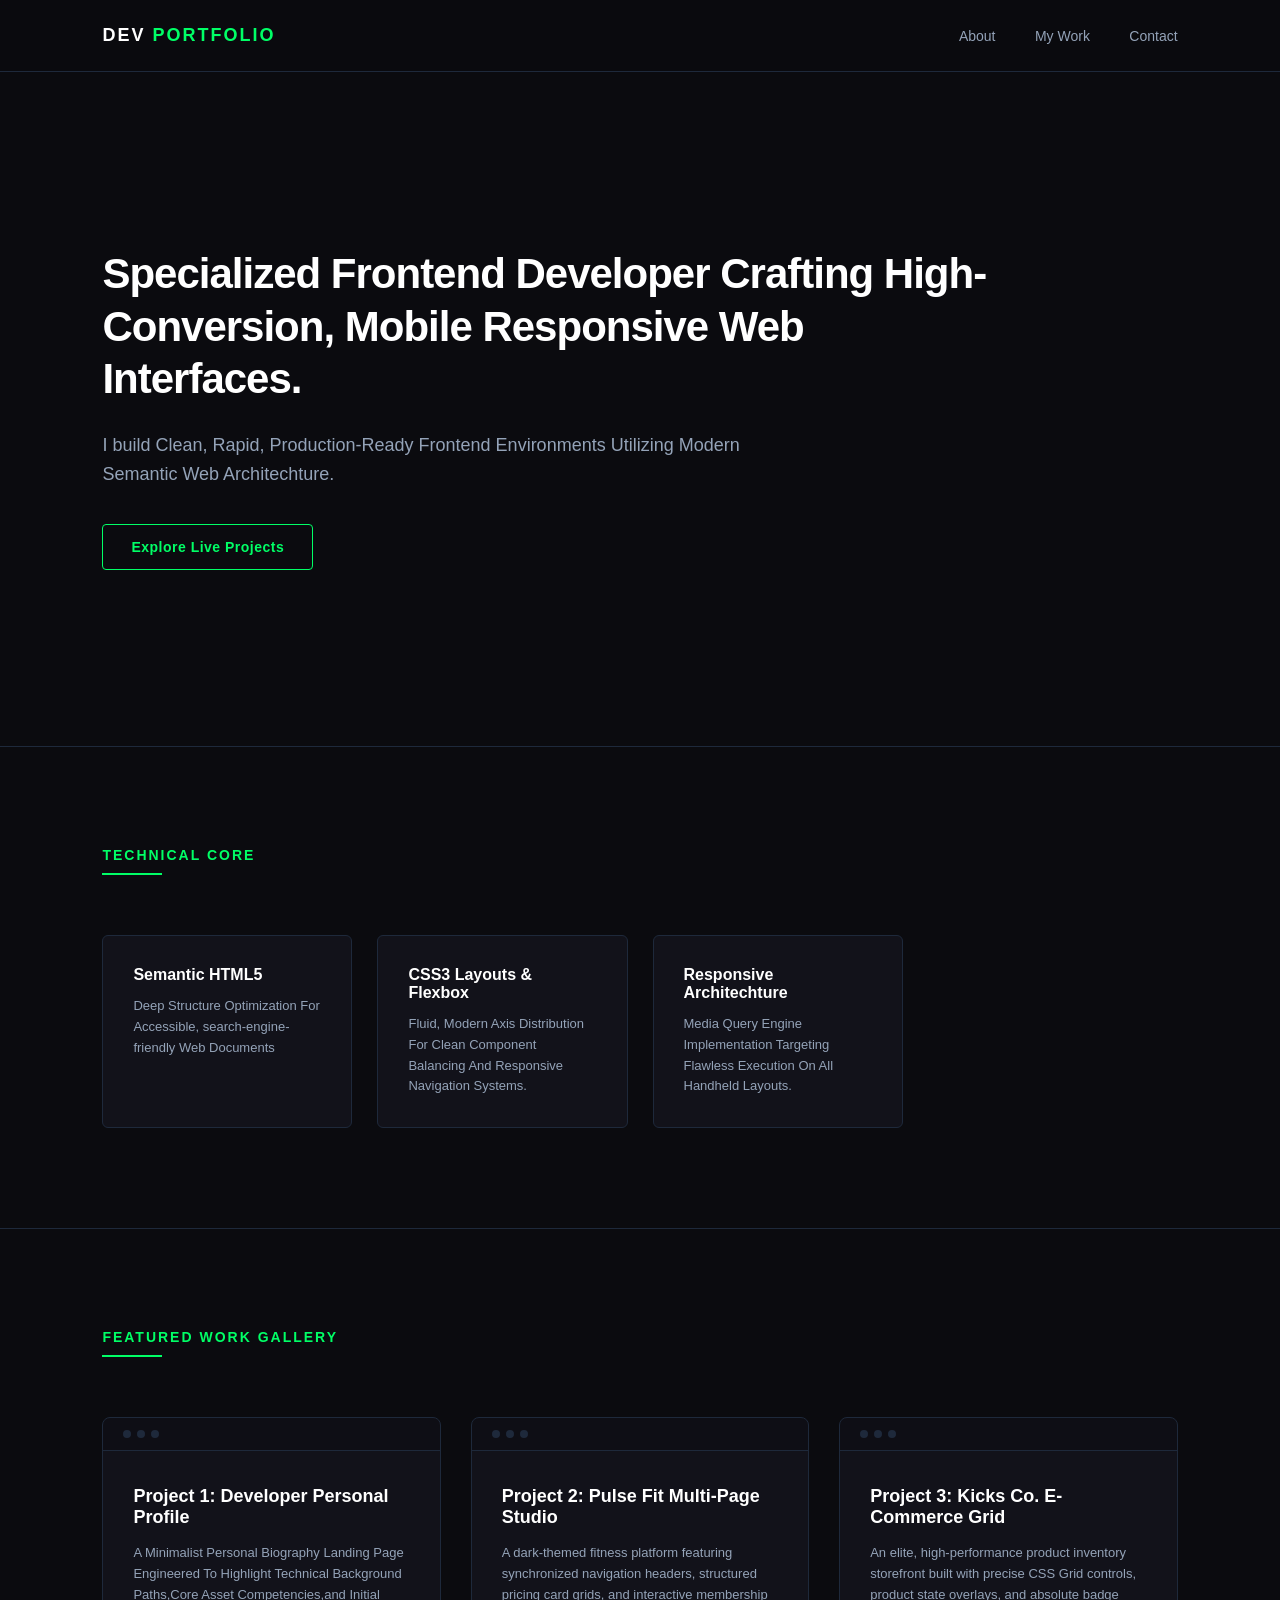
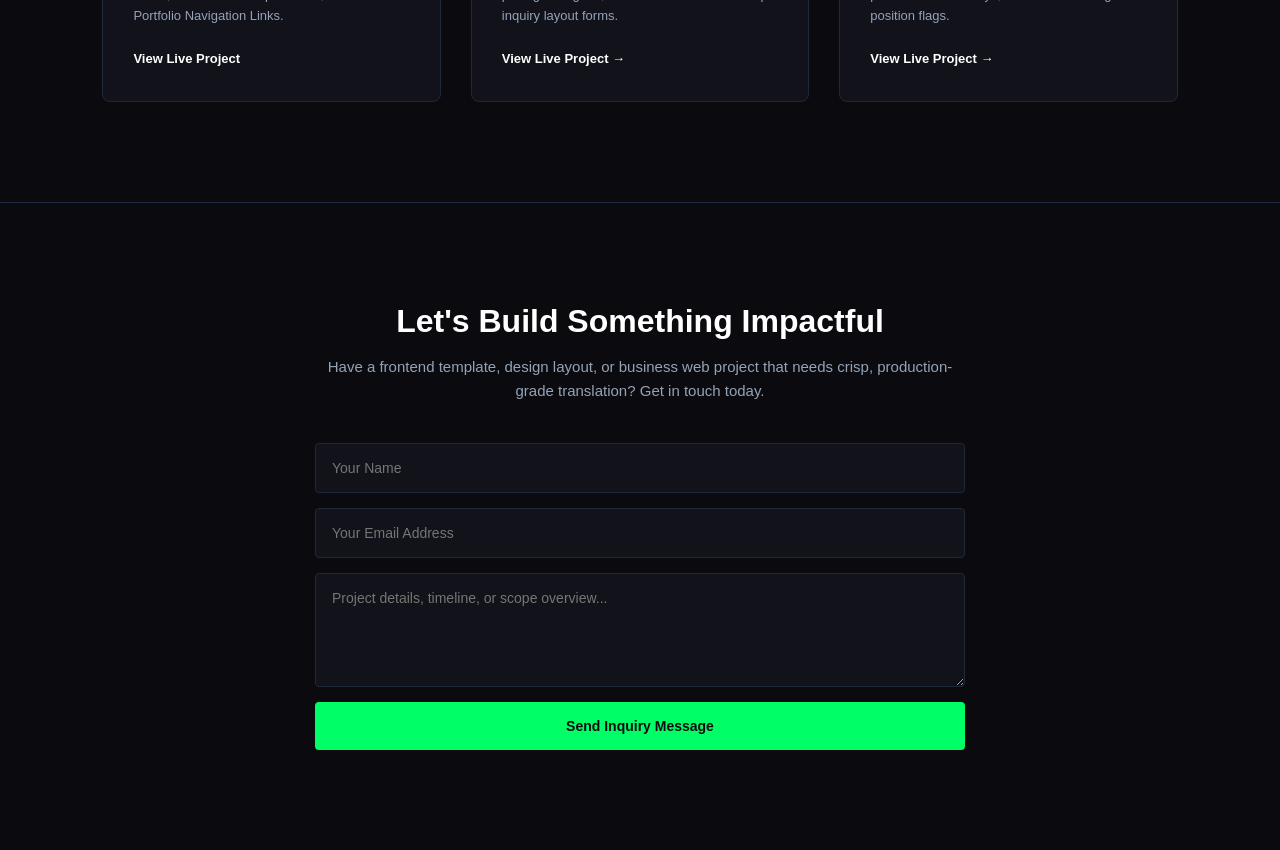
<file: index.html>
<!DOCTYPE html>
<html lang="en">

<head>
    <meta charset="UTF-8">
    <meta name="viewport" content="width=device-width, initial-scale=1.0">
    <title>Frontend Developer PortFolio | PortFolio Hub</title>
    <link rel="icon" type="image/png" href="favicon.png">
    <link rel="stylesheet" href="style.css">
</head>

<body>
    <nav class="navbar">
        <div class="logo">DEV <span>PORTFOLIO</span></div>
        <div class="nav-links">
            <a href="#about">About</a>
            <a href="#work">My Work</a>
            <a href="#contact">Contact</a>
        </div>
    </nav>
    <header class="hero-section">
        <div class="hero-content">
            <h1>Specialized Frontend Developer Crafting High-Conversion, Mobile Responsive Web Interfaces.</h1>
            <p>I build Clean, Rapid, Production-Ready Frontend Environments Utilizing Modern Semantic Web Architechture.
            </p>
            <a href="#work" class="view-work-btn">Explore Live Projects </a>
        </div>
    </header>
    <section id="about" class="about-section">
        <div class="section-header">
            <h2>TECHNICAL CORE</h2>
            <div class="line"></div>
        </div>
        <div class="skills-grid">
            <div class="skill-card">
                <strong>Semantic HTML5</strong>
                <p>Deep Structure Optimization For Accessible, search-engine-friendly Web Documents</p>
            </div>
            <div class="skill-card">
                <strong>CSS3 Layouts & Flexbox </strong>
                <p>Fluid, Modern Axis Distribution For Clean Component Balancing And Responsive Navigation Systems.</p>
            </div>
            <div class="skill-card">
                <strong>Responsive Architechture</strong>
                <p>Media Query Engine Implementation Targeting Flawless Execution On All Handheld Layouts.</p>
            </div>
        </div>
    </section>
    <section id="work" class="work-section">
        <div class="section-header">
            <h2>FEATURED WORK GALLERY</h2>
            <div class="line"></div>
        </div>
        <div class="gallery-grid">
            <div class="project-mockup">
                <div class="mockup-header"><span></span><span></span><span></span></div>
                <div class="mockup-body">
                    <h3>Project 1: Developer Personal Profile</h3>
                    <p> A Minimalist Personal Biography Landing Page Engineered To Highlight Technical Background
                        Paths,Core Asset Competencies,and Initial Portfolio Navigation Links.</p>
                    <a href="PROJECT 1/index.html" class="project-link">View Live Project</a>
                </div>
            </div>
            <div class="project-mockup">
                <div class="mockup-header"><span></span><span></span><span></span></div>
                <div class="mockup-body">
                    <h3>Project 2: Pulse Fit Multi-Page Studio</h3>
                    <p>A dark-themed fitness platform featuring synchronized navigation headers, structured pricing card
                        grids, and interactive membership inquiry layout forms.</p>
                    <a href="PROJECT 2/index.html" class="project-link">View Live Project →</a>
                </div>
            </div>

            <div class="project-mockup">
                <div class="mockup-header"><span></span><span></span><span></span></div>
                <div class="mockup-body">
                    <h3>Project 3: Kicks Co. E-Commerce Grid</h3>
                    <p>An elite, high-performance product inventory storefront built with precise CSS Grid controls,
                        product state overlays, and absolute badge position flags.</p>
                    <a href="PROJECT 3/index.html" class="project-link">View Live Project →</a>
                </div>
            </div>
        </div>
    </section>


    <section id="contact" class="contact-section">
        <div class="form-wrapper">
            <h2>Let's Build Something Impactful</h2>
            <p>Have a frontend template, design layout, or business web project that needs crisp, production-grade
                translation? Get in touch today.</p>

            <form class="portfolio-form">
                <input type="text" placeholder="Your Name" required>
                <input type="email" placeholder="Your Email Address" required>
                <textarea rows="5" placeholder="Project details, timeline, or scope overview..." required></textarea>
                <button type="submit">Send Inquiry Message</button>
            </form>
        </div>
    </section>
    </div>
    </section>

</body>

</html>
</file>
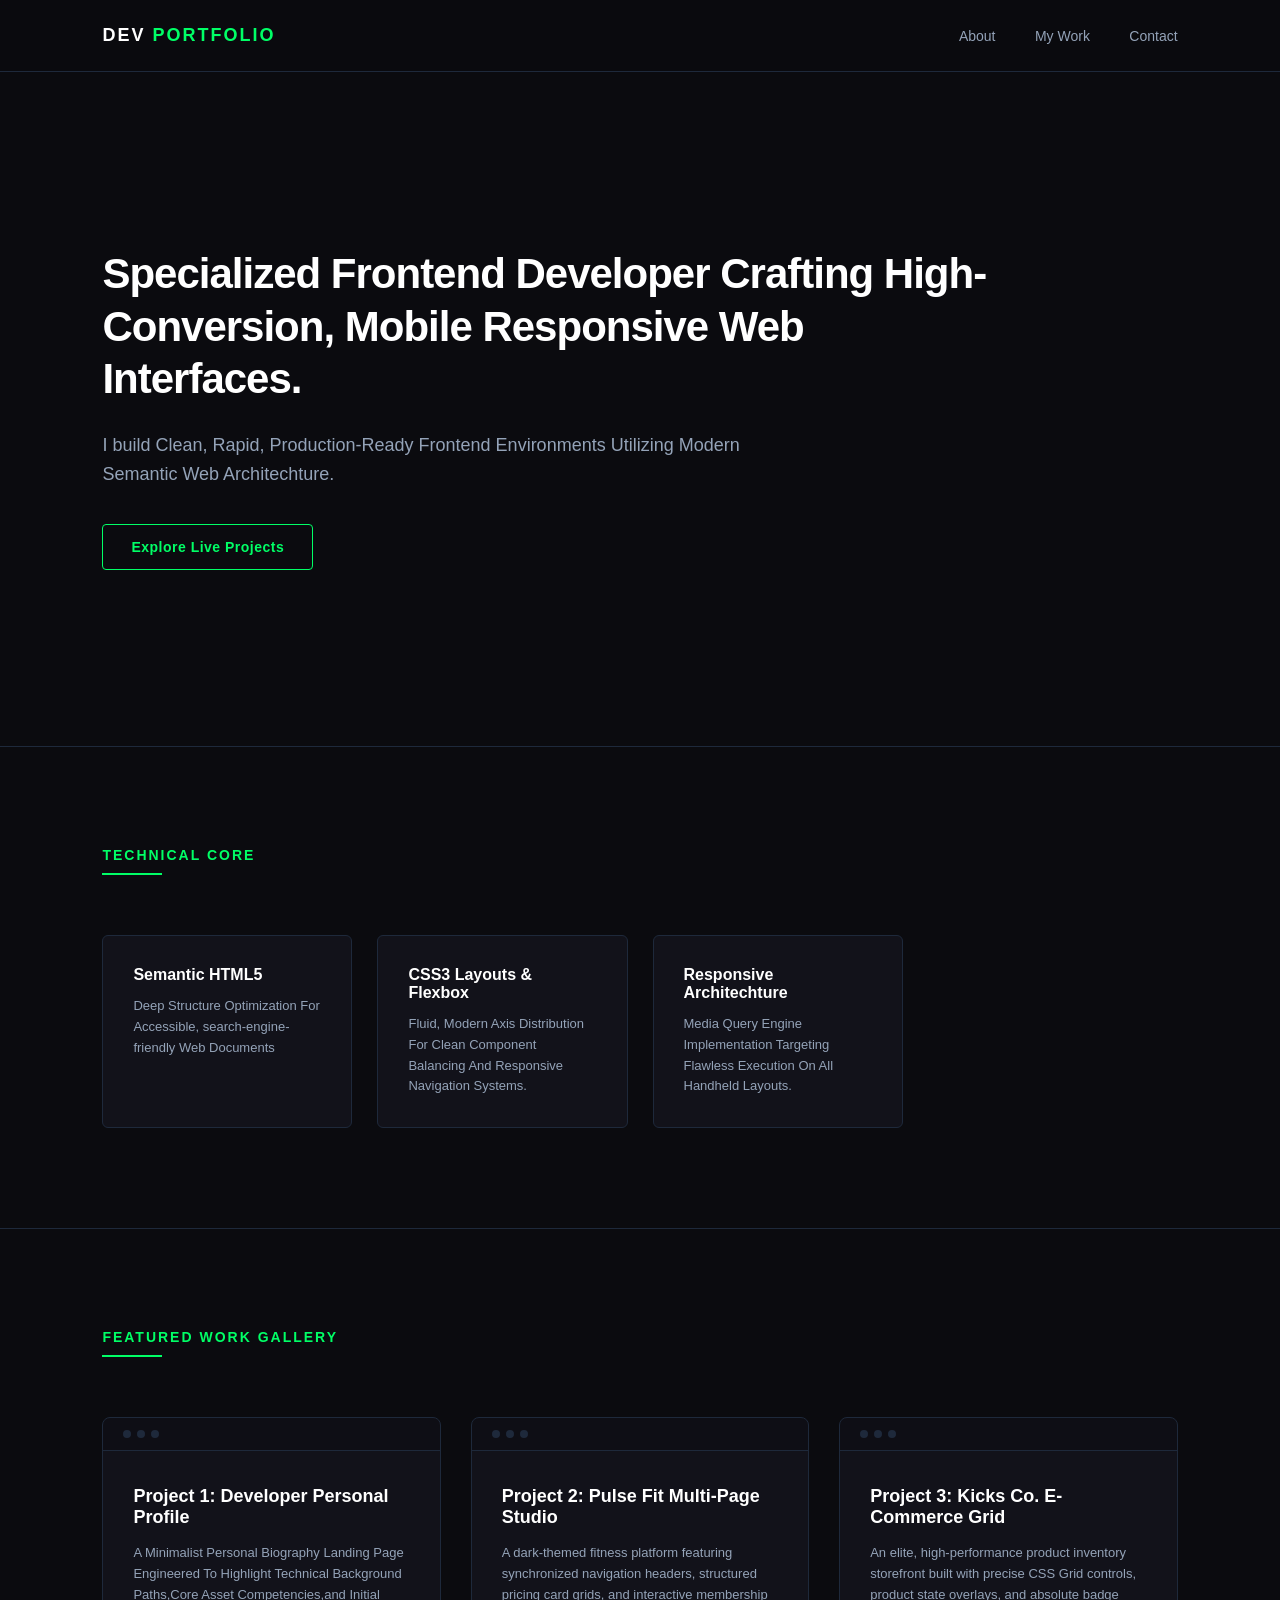
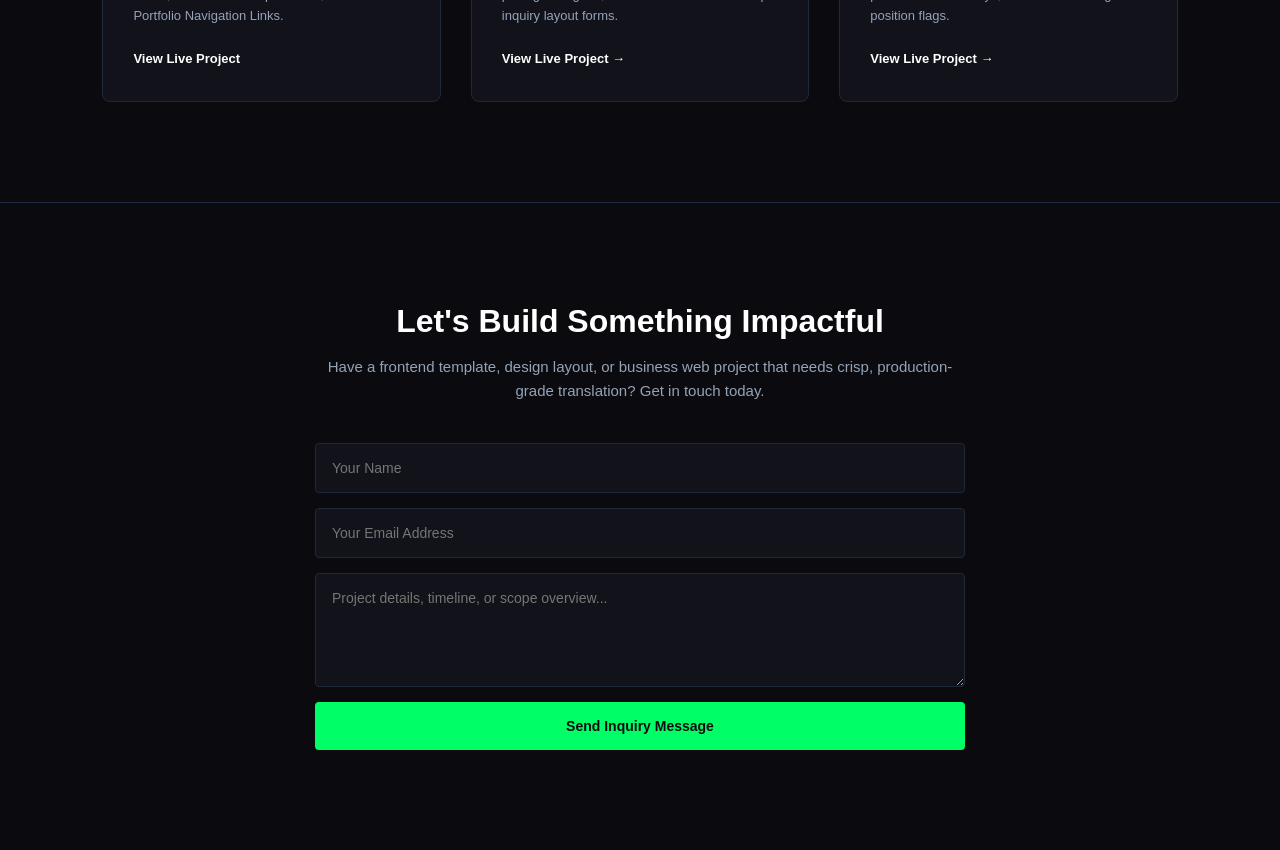
<file: portfolio/index.html>
<!DOCTYPE html>
<html lang="en">

<head>
    <meta charset="UTF-8">
    <meta name="viewport" content="width=device-width, initial-scale=1.0">
    <title>Frontend Developer PortFolio | PortFolio Hub</title>
    <link rel="stylesheet" href="style.css">
</head>

<body>
    <nav class="navbar">
        <div class="logo">DEV <span>PORTFOLIO</span></div>
        <div class="nav-links">
            <a href="#about">About</a>
            <a href="#work">My Work</a>
            <a href="#contact">Contact</a>
        </div>
    </nav>
    <header class="hero-section">
        <div class="hero-content">
            <h1>Specialized Frontend Developer Crafting High-Conversion, Mobile Responsive Web Interfaces.</h1>
            <p>I build Clean, Rapid, Production-Ready Frontend Environments Utilizing Modern Semantic Web Architechture.
            </p>
            <a href="#work" class="view-work-btn">Explore Live Projects </a>
        </div>
    </header>
    <section id="about" class="about-section">
        <div class="section-header">
            <h2>TECHNICAL CORE</h2>
            <div class="line"></div>
        </div>
        <div class="skills-grid">
            <div class="skill-card">
                <strong>Semantic HTML5</strong>
                <p>Deep Structure Optimization For Accessible, search-engine-friendly Web Documents</p>
            </div>
            <div class="skill-card">
                <strong>CSS3 Layouts & Flexbox </strong>
                <p>Fluid, Modern Axis Distribution For Clean Component Balancing And Responsive Navigation Systems.</p>
            </div>
            <div class="skill-card">
                <strong>Responsive Architechture</strong>
                <p>Media Query Engine Implementation Targeting Flawless Execution On All Handheld Layouts.</p>
            </div>
        </div>
    </section>
    <section id="work" class="work-section">
        <div class="section-header">
            <h2>FEATURED WORK GALLERY</h2>
            <div class="line"></div>
        </div>
        <div class="gallery-grid">
            <div class="project-mockup">
                <div class="mockup-header"><span></span><span></span><span></span></div>
                <div class="mockup-body">
                    <h3>Project 1: Developer Personal Profile</h3>
                    <p> A Minimalist Personal Biography Landing Page Engineered To Highlight Technical Background
                        Paths,Core Asset Competencies,and Initial Portfolio Navigation Links.</p>
                    <a href="../PROJECT 1/index.html" class="project-link">View Live Project</a>
                </div>
            </div>
            <div class="project-mockup">
                <div class="mockup-header"><span></span><span></span><span></span></div>
                <div class="mockup-body">
                    <h3>Project 2: Pulse Fit Multi-Page Studio</h3>
                    <p>A dark-themed fitness platform featuring synchronized navigation headers, structured pricing card
                        grids, and interactive membership inquiry layout forms.</p>
                    <a href="../PROJECT 2/index.html" class="project-link">View Live Project →</a>
                </div>
            </div>

            <div class="project-mockup">
                <div class="mockup-header"><span></span><span></span><span></span></div>
                <div class="mockup-body">
                    <h3>Project 3: Kicks Co. E-Commerce Grid</h3>
                    <p>An elite, high-performance product inventory storefront built with precise CSS Grid controls,
                        product state overlays, and absolute badge position flags.</p>
                    <a href="../PROJECT 3/index.html" class="project-link">View Live Project →</a>
                </div>
            </div>
        </div>
    </section>


    <section id="contact" class="contact-section">
        <div class="form-wrapper">
            <h2>Let's Build Something Impactful</h2>
            <p>Have a frontend template, design layout, or business web project that needs crisp, production-grade
                translation? Get in touch today.</p>

            <form class="portfolio-form">
                <input type="text" placeholder="Your Name" required>
                <input type="email" placeholder="Your Email Address" required>
                <textarea rows="5" placeholder="Project details, timeline, or scope overview..." required></textarea>
                <button type="submit">Send Inquiry Message</button>
            </form>
        </div>
    </section>
    </div>
    </section>

</body>

</html>
</file>
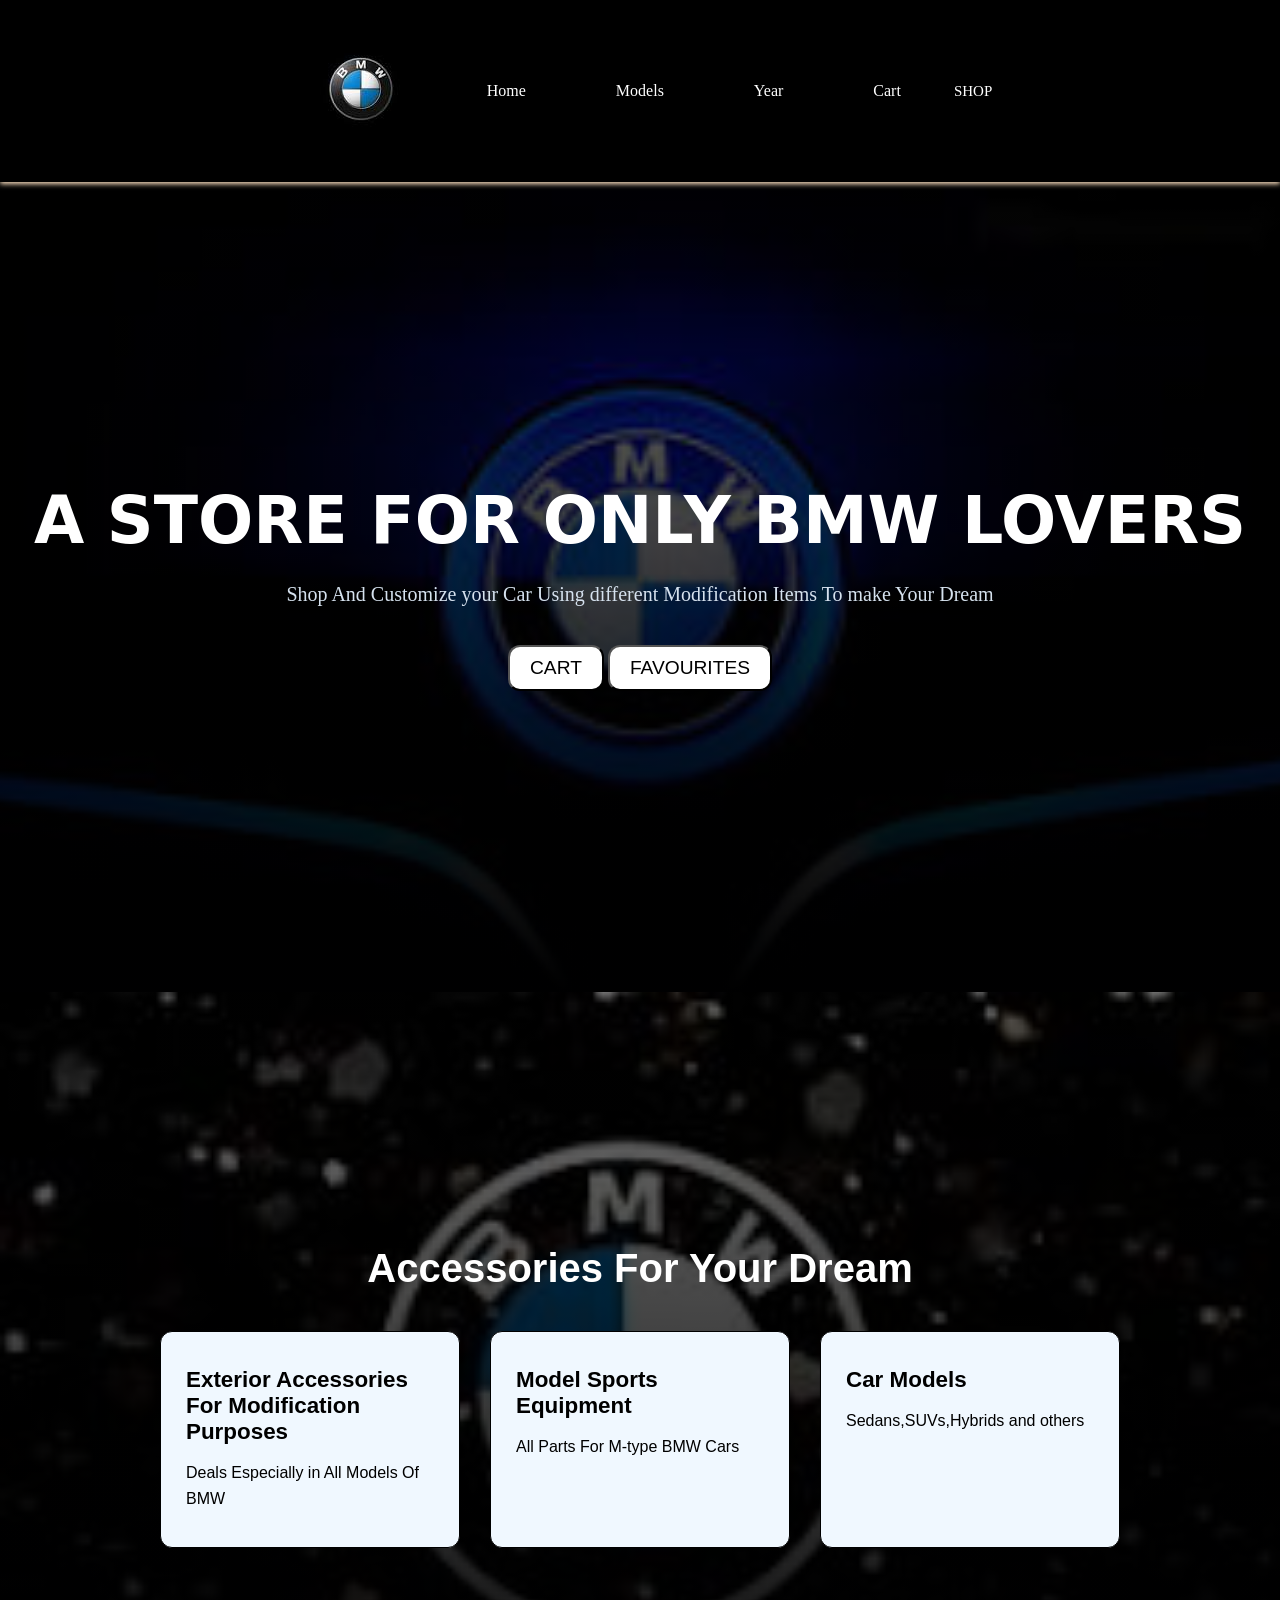
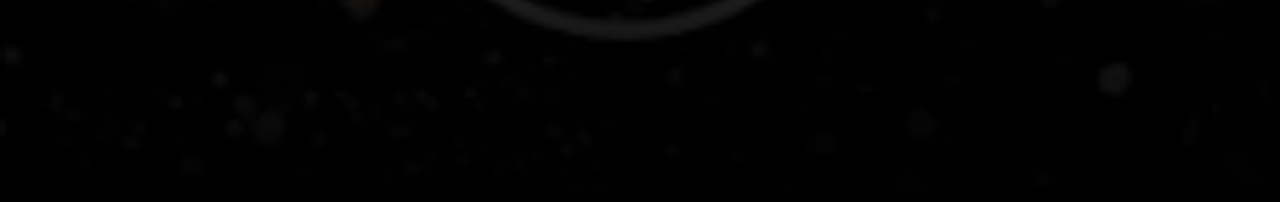
<file: PROJECT 1/index.html>
<!DOCTYPE html>
<html lang="en">

<head>
    <meta charset="UTF-8">
    <meta name="viewport" content="width=device-width, initial-scale=1.0">
    <title>Web Store</title>
    <style>
        * {
            margin: 0;
            padding: 0;
            box-sizing: border-box;
            /* font-family: 'Lucida Sans', 'Lucida Sans Regular', 'Lucida Grande', 'Lucida Sans Unicode', Geneva, Verdana, sans-serif; */
        }

        .navbar {
            display: flex;
            justify-content: center;
            align-items: center;
            position: sticky;
            background-color: black;
            padding: 15px 15px;
            top: 0;
            box-shadow: 0 2px 5px bisque;
            z-index: 1000;
        }

        .navlogo {
            background-color: black;
            border-radius: 2px;
        }

        .navicons {
            display: flex;
            list-style: none;
            color: rgb(255, 245, 245);
        }

        .navicons li {
            padding: 0 45px;
            font-weight: 500;
            font-family: font-family: 'Lucida Sans', 'Lucida Sans Regular', 'Lucida Grande', 'Lucida Sans Unicode', Geneva, Verdana, sans-serif;
            color: rgb(255, 255, 255);
        }

        .nav-btn {
            color: rgb(255, 255, 255);
            padding: 6px 8px;
            background-color: rgb(0, 0, 0);
            font-size: 15px;
            font-weight: 400;
            border-radius: 5px;
            transition: black 0.3s ease-in-out;
            text-decoration: none;
            cursor: pointer;

        }

        .nav-btn:hover {
            background-color: rgb(212, 0, 0);
        }

        .cars {
            width: 100%;
            height: 90vh;
            background-image: linear-gradient(rgb(0, 0, 0, 0.55), rgb(0, 0, 0.55)), url(bmw.jpg);
            background-size: cover;
            background-position: center;
            display: flex;
            justify-content: center;
            align-items: center;
        }

        .overlay {
            width: 100%;
            text-align: center;
        }

        .car-content h1 {
            font-size: 65px;
            font-family: system-ui, -apple-system, BlinkMacSystemFont, 'Segoe UI', Roboto, Oxygen, Ubuntu, Cantarell, 'Open Sans', 'Helvetica Neue', sans-serif;
            margin-bottom: 20px;
            color: white;
            text-transform: uppercase;
        }

        .car-content p {
            color: rgb(213, 225, 238);
            font-family: font-family: 'Lucida Sans', 'Lucida Sans Regular', 'Lucida Grande', 'Lucida Sans Unicode', Geneva, Verdana, sans-serif;
            width: 60%;
            margin: auto;
            font-size: 20px;
            line-height: 32px;
            margin-bottom: 35px;
        }

        .btn1 {
            padding: 10px 20px;
            font-size: larger;
            font-weight: 500;
            cursor: pointer;
            border-radius: 12px;
            background-color: rgb(255, 255, 255);
            color: rgb(0, 0, 0);
            font-family: 'Segoe UI', Tahoma, Geneva, Verdana, sans-serif;
        }

        .btn2 {
            padding: 10px 20px;
            font-size: larger;
            font-weight: 500;
            border-radius: 12px;
            background-color: rgb(255, 255, 255);
            cursor: pointer;
            color: black;
            font-family: 'Segoe UI', Tahoma, Geneva, Verdana, sans-serif;
        }

        .btn1:hover {
            background-color: rgb(0, 78, 245);
        }

        .btn2:hover {
            background-color: rgb(0, 78, 245);
        }

        .features {
            width: 100%;
            height: 90vh;
            background-image: linear-gradient(rgb(0, 0, 0, 0.55), rgb(0, 0, 0.55)), url(bmw2.jpg);
            background-size: cover;
            background-position: center;
            display: flex;
            flex-direction: column;
            justify-content: center;
            align-items: center;
        }

        .features h2 {
            font-size: 2.5rem;
            color: rgb(255, 255, 255);
            font-family: Arial, Helvetica, sans-serif;
            text-align: center;
            width: 100%;
            margin-bottom: 40px;
        }

        .features-grid {
            display: flex;
            justify-content: center;
            align-items: stretch;
            flex-wrap: wrap;
            gap: 30px;
        }

        .features-card {
            background-color: aliceblue;
            border: 1px solid black;
            border-radius: 12px;
            padding: 35px 25px;
            width: 300px;
            text-align: left;
            transition: transform 0.3s ease, box-shadow 0.3s ease;
        }

        .features-card h3 {
            font-size: 1.4rem;
            color: rgb(0, 0, 0);
            margin-bottom: 15px;
            font-family: Arial, Helvetica, sans-serif;
        }

        .features-card p {
            font-size: 1rem;
            color: rgb(0, 0, 0);
            line-height: 1.6;
            font-family: Arial, Helvetica, sans-serif;
        }

        .features-card:hover {
            background-color: antiquewhite;
            transform: translateY(-8px);
            box-shadow: 0 10px 20px rgb(0, 0, 0, 0.05);
        }

        /* ==========================================
   RESPONSIVE MEDIA QUERIES 
   ========================================== */

        /* Tablets and Medium Screens (768px and below) */
        @media screen and (max-width: 768px) {

            /* Stacks navigation vertically if it gets too cramped */
            .navbar {
                flex-direction: column;
                padding: 15px 10px;
                gap: 15px;
            }

            .navicons {
                display: flex;
                flex-wrap: wrap;
                justify-content: center;
                padding: 0;
            }

            .navicons li {
                padding: 5px 15px;
            }

            /* Prevents content from spilling out of 90vh sections on smaller viewports */
            .cars,
            .features {
                height: auto;
                padding: 60px 20px;
            }

            /* Scales down large hero heading sizes */
            .car-content h1 {
                font-size: 45px;
            }

            .car-content p {
                width: 90%;
            }

            .features h2 {
                font-size: 2rem;
                margin-bottom: 30px;
            }
        }

        /* Mobile Phones (480px and below) */
        @media screen and (max-width: 480px) {

            /* Micro-adjustments for phone text scaling */
            .car-content h1 {
                font-size: 32px;
            }

            .features h2 {
                font-size: 1.6rem;
            }

            /* Stacks call-to-action buttons full-width for easier thumb tapping */
            .btn1,
            .btn2 {
                display: block;
                width: 100%;
                margin: 10px 0;
                box-sizing: border-box;
            }

            /* Prevents the 300px wide cards from clipping on ultra-thin screens */
            .features-card {
                width: 100%;
                max-width: 340px;
                padding: 25px 20px;
            }
        }
    </style>
</head>

<body>
    <nav class="navbar">
        <div class="navlogo">
            <img src="logobmw.jpg" alt="">
        </div>
        <ul class="navicons">
            <li>Home</li>
            <li>Models</li>
            <li>Year</li>
            <li>Cart</li>
        </ul>
        <div class="nav-btn">SHOP</div>
    </nav>
    <section class="cars">
        <div class="overlay">
            <div class="car-content">
                <h1>A STORE FOR ONLY BMW LOVERS</h1>
                <p>Shop And Customize your Car Using different Modification Items To make Your Dream </p>
                <div class="btns">
                    <button class="btn1">CART</button>
                    <button class="btn2">FAVOURITES</button>
                </div>
            </div>
        </div>
    </section>
    <section class="features">
        <h2>Accessories For Your Dream</h2>
        <div class="features-grid">
            <div class="features-card">
                <h3>Exterior Accessories For Modification Purposes</h3>
                <p>Deals Especially in All Models Of BMW </p>
            </div>
            <div class="features-card">
                <h3>Model Sports Equipment</h3>
                <p>All Parts For M-type BMW Cars</p>
            </div>
            <div class="features-card">
                <h3>Car Models </h3>
                <p>Sedans,SUVs,Hybrids and others</p>
            </div>
        </div>
    </section>

</body>

</html>
</file>
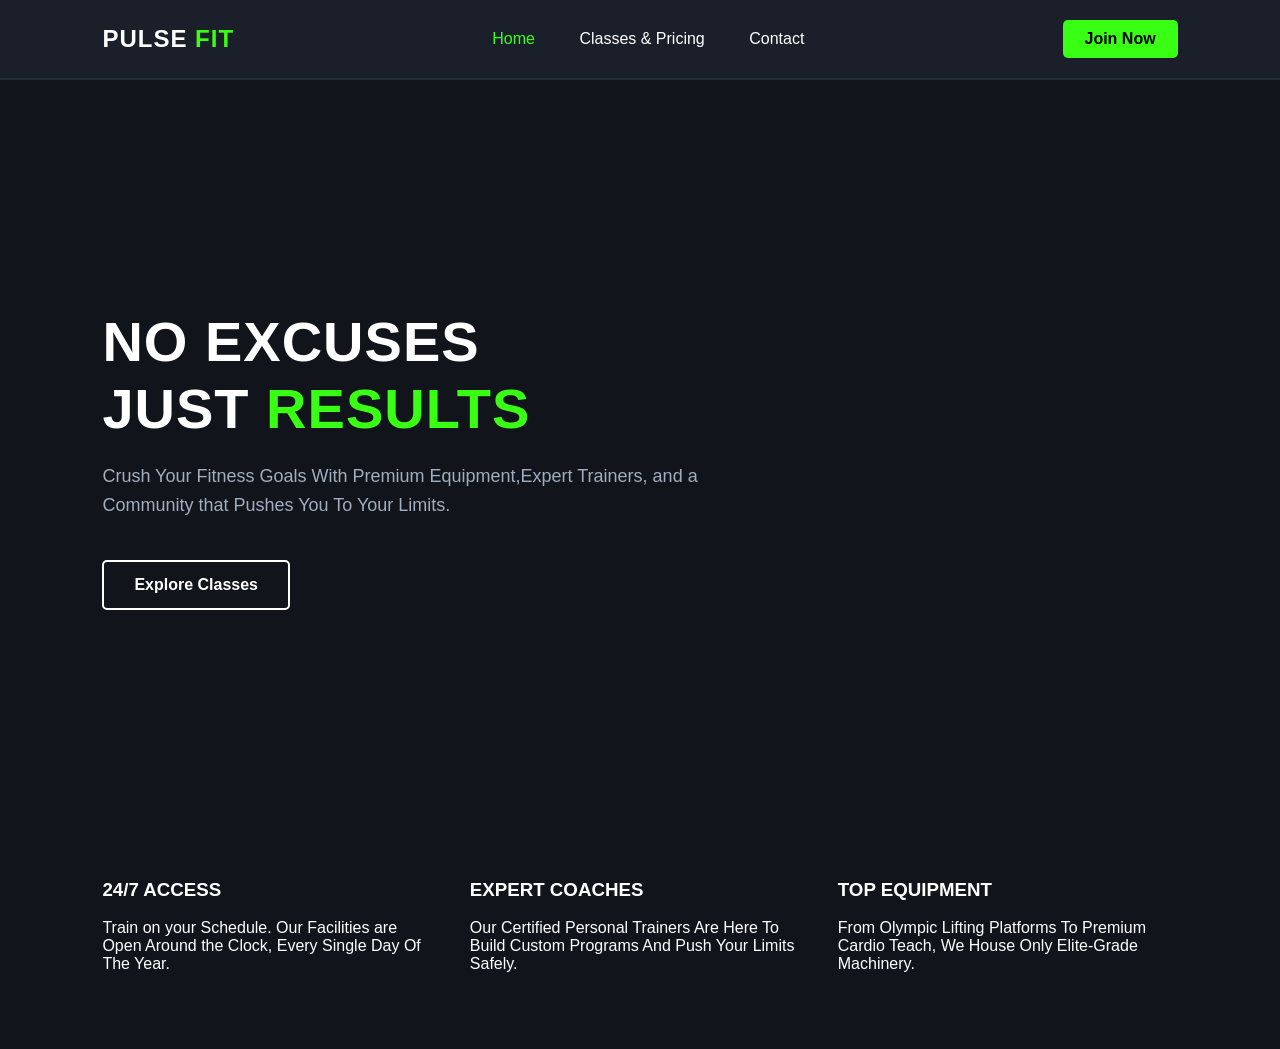
<file: PROJECT 2/index.html>
<!DOCTYPE html>
<html lang="en">

<head>
    <meta charset="UTF-8">
    <meta name="viewport" content="width=device-width, initial-scale=1.0">
    <title>PULSE FITNESS STUDIO</title>
    <link rel="stylesheet" href="style.css">
</head>

<body>
    <nav class="navbar">
        <div class="logo">PULSE <span style="color: var(--neon-green);">FIT</span></div>
        <div class="nav-link">
            <a href="index.html" class="active">Home</a>
            <a href=services.html>Classes & Pricing</a>
            <a href="contact.html">Contact</a>
        </div>
        <a href="contact.html" class="cta-btn">Join Now</a>
    </nav>
    <header class="hero">
        <div class="hero-content">
            <h1>NO EXCUSES<br>JUST <span style="color: var(--neon-green);">RESULTS</span></h1>
            <p>Crush Your Fitness Goals With Premium Equipment,Expert Trainers, and a Community that Pushes You To Your
                Limits.</p>
            <a href="services.html" class="hero-btn">Explore Classes</a>
        </div>
    </header>
    <section class="features">
        <div class="feature-card">
            <h3>24/7 ACCESS</h3>
            <p>Train on your Schedule. Our Facilities are Open Around the Clock, Every Single Day Of The Year.</p>
        </div>
        <div class="feature-card">
            <h3>EXPERT COACHES</h3>
            <p>Our Certified Personal Trainers Are Here To Build Custom Programs And Push Your Limits Safely.</p>
        </div>
        <div class="feature-card">
            <h3>TOP EQUIPMENT</h3>
            <p>From Olympic Lifting Platforms To Premium Cardio Teach, We House Only Elite-Grade Machinery.</p>
        </div>
    </section>
</body>

</html>
</file>
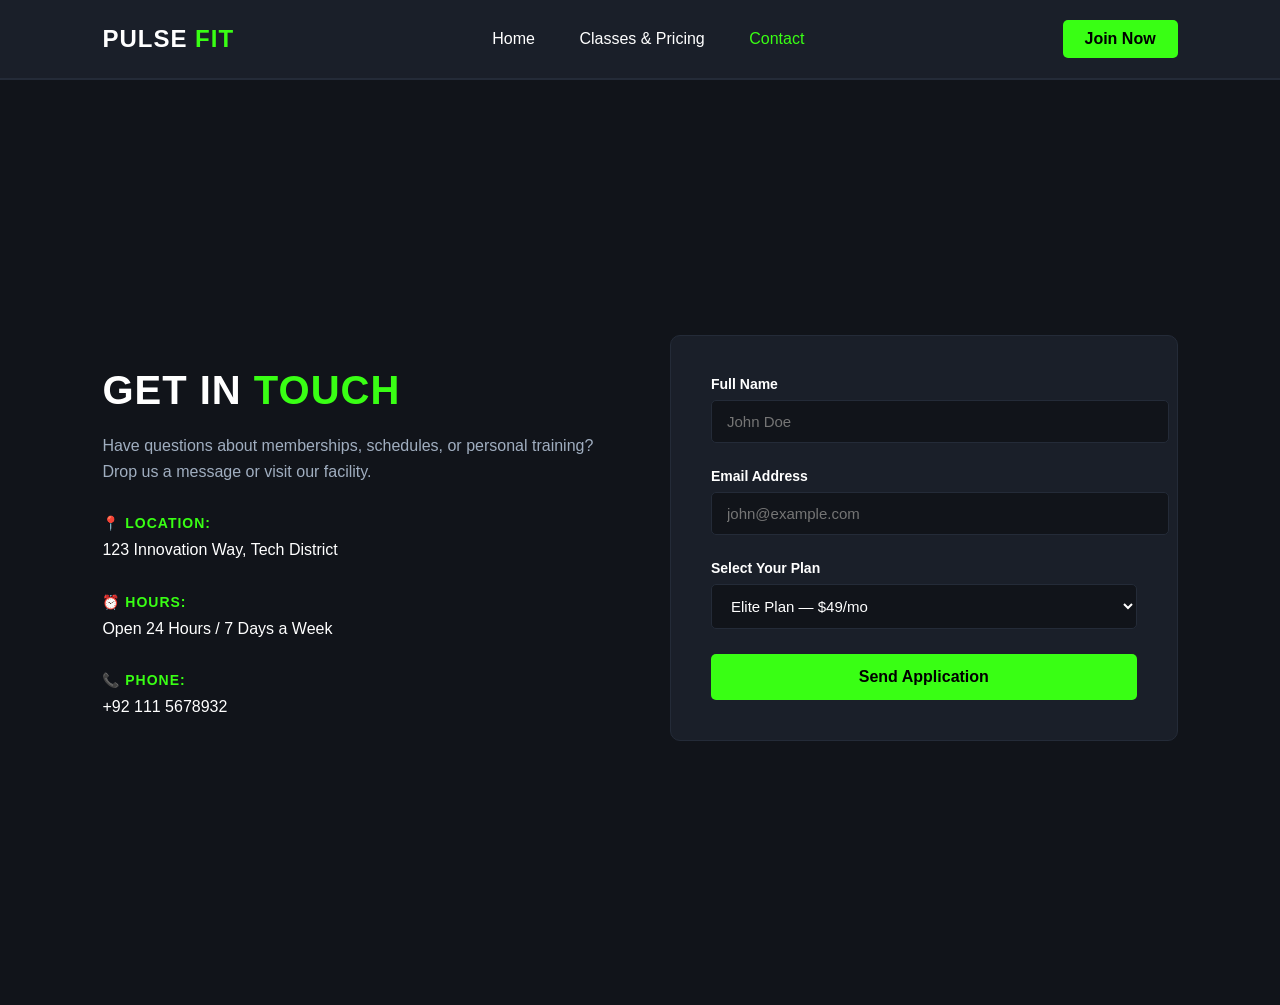
<file: PROJECT 2/contact.html>
<!DOCTYPE html>
<html lang="en">
<head>
    <meta charset="UTF-8">
    <meta name="viewport" content="width=device-width, initial-scale=1.0">
    <title>Contact Us | PULSE FIT</title>
    <link rel="stylesheet" href="style.css">
</head>
<body>

    <nav class="navbar">
        <div class="logo">PULSE <span style="color: var(--neon-green);">FIT</span></div>
        <div class="nav-link">
            <a href="index.html">Home</a>
            <a href="services.html">Classes & Pricing</a>
            <a href="contact.html" class="active">Contact</a>
        </div>
        <a href="contact.html" class="cta-btn">Join Now</a>
    </nav>

    <section class="contact-section">
        <div class="contact-wrapper">
            
            <div class="contact-info">
                <h2>GET IN <span style="color: var(--neon-green);">TOUCH</span></h2>
                <p>Have questions about memberships, schedules, or personal training? Drop us a message or visit our facility.</p>
                
                <div class="info-item">
                    <strong>📍 LOCATION:</strong>
                    <p>123 Innovation Way, Tech District</p>
                </div>
                <div class="info-item">
                    <strong>⏰ HOURS:</strong>
                    <p>Open 24 Hours / 7 Days a Week</p>
                </div>
                <div class="info-item">
                    <strong>📞 PHONE:</strong>
                    <p>+92 111 5678932</p>
                </div>
            </div>

            <div class="contact-form-container">
                <form class="gym-form">
                    <div class="form-group">
                        <label>Full Name</label>
                        <input type="text" placeholder="John Doe" required>
                    </div>
                    <div class="form-group">
                        <label>Email Address</label>
                        <input type="email" placeholder="john@example.com" required>
                    </div>
                    <div class="form-group">
                        <label>Select Your Plan</label>
                        <select>
                            <option>Basic Plan — $29/mo</option>
                            <option selected>Elite Plan — $49/mo</option>
                            <option>VIP Viper Plan — $89/mo</option>
                        </select>
                    </div>
                    <button type="submit" class="submit-btn">Send Application</button>
                </form>
            </div>

        </div>
    </section>

</body>
</html>
</file>
<file: style.css>
:root {
    --bg-dark: #0b0b0f;        /* Deep technical obsidian black */
    --card-surface: #12121a;   /* Subtle elevated surface dark grey */
    --accent-glow: #00ff66;    /* Neon high-conversion tech green */
    --text-primary: #ffffff;   /* Pure white headings */
    --text-muted: #94a3b8;     /* Slate grey body prose text */
    --border-line: #1e293b;    /* Sharp, crisp layout dividers */
}

* {
    margin: 0;
    padding: 0;
    box-sizing: border-box;
    font-family: -apple-system, BlinkMacSystemFont, "Segoe UI", Roboto, sans-serif;
    scroll-behavior: smooth; /* Gives your page dynamic section jumps when links are clicked */
}

body {
    background-color: var(--bg-dark);
    color: var(--text-primary);
    overflow-x: hidden;
}

/* ==========================================================================
   🧭 2. PORTFOLIO TOP NAVIGATION HEADER
   ========================================================================== */
.navbar {
    display: flex;
    justify-content: space-between;
    align-items: center;
    padding: 25px 8%;
    border-bottom: 1px solid var(--border-line);
    background-color: rgba(11, 11, 15, 0.9);
    position: sticky;
    top: 0;
    z-index: 1000;
}

.logo {
    font-size: 18px;
    font-weight: 800;
    letter-spacing: 2px;
}

.logo span {
    color: var(--accent-glow);
}

.nav-links a {
    color: var(--text-muted);
    text-decoration: none;
    font-size: 14px;
    font-weight: 500;
    margin-left: 35px;
    transition: color 0.3s ease;
}

.nav-links a:hover {
    color: var(--accent-glow);
}

/* ==========================================================================
   🚀 3. THE HIGH-CONVERSION HERO DECLARATION
   ========================================================================== */
.hero-section {
    min-height: 75vh;
    display: flex;
    align-items: center;
    padding: 0 8%;
    border-bottom: 1px solid var(--border-line);
}

.hero-content {
    max-width: 900px;
}

.hero-content h1 {
    font-size: 42px;
    font-weight: 800;
    line-height: 1.25;
    letter-spacing: -1px;
    margin-bottom: 25px;
}

.hero-content p {
    font-size: 18px;
    color: var(--text-muted);
    line-height: 1.6;
    margin-bottom: 35px;
    max-width: 650px;
}

.view-work-btn {
    display: inline-block;
    padding: 14px 28px;
    background-color: transparent;
    color: var(--accent-glow);
    border: 1px solid var(--accent-glow);
    text-decoration: none;
    font-size: 14px;
    font-weight: 600;
    letter-spacing: 0.5px;
    border-radius: 4px;
    transition: all 0.3s ease;
}

.view-work-btn:hover {
    background-color: var(--accent-glow);
    color: var(--bg-dark);
    transform: translateY(-2px);
}

/* ==========================================================================
   🎛️ 4. CORE SKILLS UTILITY GRID LAYOUT
   ========================================================================== */
.about-section, .work-section {
    padding: 100px 8%;
    border-bottom: 1px solid var(--border-line);
}

.section-header {
    margin-bottom: 60px;
}

.section-header h2 {
    font-size: 14px;
    font-weight: 700;
    letter-spacing: 2px;
    color: var(--accent-glow);
    margin-bottom: 10px;
}

.section-header .line {
    width: 60px;
    height: 2px;
    background-color: var(--accent-glow);
}

.skills-grid {
    display: grid;
    grid-template-columns: repeat(4, 1fr);
    gap: 25px;
}

.skill-card {
    background-color: var(--card-surface);
    padding: 30px;
    border-radius: 6px;
    border: 1px solid var(--border-line);
}

.skill-card strong {
    display: block;
    font-size: 16px;
    font-weight: 700;
    margin-bottom: 12px;
}

.skill-card p {
    font-size: 13px;
    color: var(--text-muted);
    line-height: 1.6;
}

/* ==========================================================================
   🖼️ 5. THE WORK GALLERY COMPONENTS (Browser Mockup Look)
   ========================================================================== */
.gallery-grid {
    display: grid;
    grid-template-columns: repeat(3, 1fr);
    gap: 30px;
}

.project-mockup {
    background-color: var(--card-surface);
    border-radius: 8px;
    border: 1px solid var(--border-line);
    overflow: hidden;
    display: flex;
    flex-direction: column;
    transition: transform 0.3s ease;
}

.project-mockup:hover {
    transform: translateY(-5px);
    border-color: var(--accent-glow);
}

/* Top bar mimicking a browser tab window */
.mockup-header {
    background-color: rgba(0, 0, 0, 0.2);
    padding: 12px 20px;
    display: flex;
    gap: 6px;
    border-bottom: 1px solid var(--border-line);
}

.mockup-header span {
    width: 8px;
    height: 8px;
    border-radius: 50%;
    background-color: var(--border-line);
}

.mockup-body {
    padding: 35px 30px;
    flex-grow: 1;
    display: flex;
    flex-direction: column;
}

.mockup-body h3 {
    font-size: 18px;
    font-weight: 700;
    margin-bottom: 15px;
}

.mockup-body p {
    font-size: 13px;
    color: var(--text-muted);
    line-height: 1.6;
    margin-bottom: 25px;
    flex-grow: 1;
}

.project-link {
    color: var(--text-primary);
    font-size: 13px;
    font-weight: 600;
    text-decoration: none;
    transition: color 0.2s ease;
}

.project-link:hover {
    color: var(--accent-glow);
}

/* ==========================================================================
   📥 6. HIGH-CONVERSION PARTNER INQUIRY FORM
   ========================================================================== */
.contact-section {
    padding: 100px 8%;
    display: flex;
    justify-content: center;
}

.form-wrapper {
    max-width: 650px;
    text-align: center;
}

.form-wrapper h2 {
    font-size: 32px;
    font-weight: 800;
    margin-bottom: 15px;
}

.form-wrapper p {
    color: var(--text-muted);
    font-size: 15px;
    line-height: 1.6;
    margin-bottom: 40px;
}

.portfolio-form {
    display: flex;
    flex-direction: column;
    gap: 15px;
}

.portfolio-form input, .portfolio-form textarea {
    background-color: var(--card-surface);
    border: 1px solid var(--border-line);
    padding: 16px;
    color: var(--text-primary);
    border-radius: 4px;
    font-size: 14px;
    width: 100%;
}

.portfolio-form input:focus, .portfolio-form textarea:focus {
    outline: none;
    border-color: var(--accent-glow);
}

.portfolio-form button {
    background-color: var(--accent-glow);
    color: var(--bg-dark);
    border: none;
    padding: 16px;
    font-size: 14px;
    font-weight: 700;
    border-radius: 4px;
    cursor: pointer;
    transition: opacity 0.2s ease;
}

.portfolio-form button:hover {
    opacity: 0.9;
}

/* ==========================================================================
   📱 PORTFOLIO HUB RESPONSIVENESS MATRIX
   ========================================================================== */

@media screen and (max-width: 1024px) {
    .skills-grid {
        grid-template-columns: repeat(2, 1fr);
    }
    
    .gallery-grid {
        grid-template-columns: repeat(2, 1fr);
    }
}

@media screen and (max-width: 768px) {
    .hero-content h1 {
        font-size: 32px;
    }
    
    .navbar {
        padding: 20px 5%;
    }
    
    .about-section, .work-section {
        padding: 60px 5%;
    }
}

@media screen and (max-width: 480px) {
    .nav-links {
        display: none;
    }

    .hero-content h1 {
        font-size: 26px;
    }

    .skills-grid, .gallery-grid {
        grid-template-columns: 1fr;
        gap: 20px;
    }
    
    .skill-card, .mockup-body {
        padding: 20px;
    }
}
/* --- MOBILE RESPONSIVE STYLES --- */
@media (max-width: 768px) {
    
    /* 1. Reset your main container padding so text doesn't hit the screen edges */
    body {
        padding: 10px;
    }

    /* 2. Stack navigation links vertically if they are crowding the header */
    .nav-links {
        display: flex;
        flex-direction: column;
        gap: 10px;
        text-align: center;
    }

    /* 3. Force your grid cards to stack into 1 clean vertical column */
    .project-grid, .work-gallery, .grid-container { 
        display: grid;
        grid-template-columns: 1fr !important; /* Forces 1 item per row */
        gap: 20px;
    }

    /* 4. Make hero headers smaller so text doesn't overflow */
    .hero-content h1 {
        font-size: 2rem !important;
        line-height: 1.2;
    }
}
</file>
<file: portfolio/style.css>
:root {
    --bg-dark: #0b0b0f;        /* Deep technical obsidian black */
    --card-surface: #12121a;   /* Subtle elevated surface dark grey */
    --accent-glow: #00ff66;    /* Neon high-conversion tech green */
    --text-primary: #ffffff;   /* Pure white headings */
    --text-muted: #94a3b8;     /* Slate grey body prose text */
    --border-line: #1e293b;    /* Sharp, crisp layout dividers */
}

* {
    margin: 0;
    padding: 0;
    box-sizing: border-box;
    font-family: -apple-system, BlinkMacSystemFont, "Segoe UI", Roboto, sans-serif;
    scroll-behavior: smooth; /* Gives your page dynamic section jumps when links are clicked */
}

body {
    background-color: var(--bg-dark);
    color: var(--text-primary);
    overflow-x: hidden;
}

/* ==========================================================================
   🧭 2. PORTFOLIO TOP NAVIGATION HEADER
   ========================================================================== */
.navbar {
    display: flex;
    justify-content: space-between;
    align-items: center;
    padding: 25px 8%;
    border-bottom: 1px solid var(--border-line);
    background-color: rgba(11, 11, 15, 0.9);
    position: sticky;
    top: 0;
    z-index: 1000;
}

.logo {
    font-size: 18px;
    font-weight: 800;
    letter-spacing: 2px;
}

.logo span {
    color: var(--accent-glow);
}

.nav-links a {
    color: var(--text-muted);
    text-decoration: none;
    font-size: 14px;
    font-weight: 500;
    margin-left: 35px;
    transition: color 0.3s ease;
}

.nav-links a:hover {
    color: var(--accent-glow);
}

/* ==========================================================================
   🚀 3. THE HIGH-CONVERSION HERO DECLARATION
   ========================================================================== */
.hero-section {
    min-height: 75vh;
    display: flex;
    align-items: center;
    padding: 0 8%;
    border-bottom: 1px solid var(--border-line);
}

.hero-content {
    max-width: 900px;
}

.hero-content h1 {
    font-size: 42px;
    font-weight: 800;
    line-height: 1.25;
    letter-spacing: -1px;
    margin-bottom: 25px;
}

.hero-content p {
    font-size: 18px;
    color: var(--text-muted);
    line-height: 1.6;
    margin-bottom: 35px;
    max-width: 650px;
}

.view-work-btn {
    display: inline-block;
    padding: 14px 28px;
    background-color: transparent;
    color: var(--accent-glow);
    border: 1px solid var(--accent-glow);
    text-decoration: none;
    font-size: 14px;
    font-weight: 600;
    letter-spacing: 0.5px;
    border-radius: 4px;
    transition: all 0.3s ease;
}

.view-work-btn:hover {
    background-color: var(--accent-glow);
    color: var(--bg-dark);
    transform: translateY(-2px);
}

/* ==========================================================================
   🎛️ 4. CORE SKILLS UTILITY GRID LAYOUT
   ========================================================================== */
.about-section, .work-section {
    padding: 100px 8%;
    border-bottom: 1px solid var(--border-line);
}

.section-header {
    margin-bottom: 60px;
}

.section-header h2 {
    font-size: 14px;
    font-weight: 700;
    letter-spacing: 2px;
    color: var(--accent-glow);
    margin-bottom: 10px;
}

.section-header .line {
    width: 60px;
    height: 2px;
    background-color: var(--accent-glow);
}

.skills-grid {
    display: grid;
    grid-template-columns: repeat(4, 1fr);
    gap: 25px;
}

.skill-card {
    background-color: var(--card-surface);
    padding: 30px;
    border-radius: 6px;
    border: 1px solid var(--border-line);
}

.skill-card strong {
    display: block;
    font-size: 16px;
    font-weight: 700;
    margin-bottom: 12px;
}

.skill-card p {
    font-size: 13px;
    color: var(--text-muted);
    line-height: 1.6;
}

/* ==========================================================================
   🖼️ 5. THE WORK GALLERY COMPONENTS (Browser Mockup Look)
   ========================================================================== */
.gallery-grid {
    display: grid;
    grid-template-columns: repeat(3, 1fr);
    gap: 30px;
}

.project-mockup {
    background-color: var(--card-surface);
    border-radius: 8px;
    border: 1px solid var(--border-line);
    overflow: hidden;
    display: flex;
    flex-direction: column;
    transition: transform 0.3s ease;
}

.project-mockup:hover {
    transform: translateY(-5px);
    border-color: var(--accent-glow);
}

/* Top bar mimicking a browser tab window */
.mockup-header {
    background-color: rgba(0, 0, 0, 0.2);
    padding: 12px 20px;
    display: flex;
    gap: 6px;
    border-bottom: 1px solid var(--border-line);
}

.mockup-header span {
    width: 8px;
    height: 8px;
    border-radius: 50%;
    background-color: var(--border-line);
}

.mockup-body {
    padding: 35px 30px;
    flex-grow: 1;
    display: flex;
    flex-direction: column;
}

.mockup-body h3 {
    font-size: 18px;
    font-weight: 700;
    margin-bottom: 15px;
}

.mockup-body p {
    font-size: 13px;
    color: var(--text-muted);
    line-height: 1.6;
    margin-bottom: 25px;
    flex-grow: 1;
}

.project-link {
    color: var(--text-primary);
    font-size: 13px;
    font-weight: 600;
    text-decoration: none;
    transition: color 0.2s ease;
}

.project-link:hover {
    color: var(--accent-glow);
}

/* ==========================================================================
   📥 6. HIGH-CONVERSION PARTNER INQUIRY FORM
   ========================================================================== */
.contact-section {
    padding: 100px 8%;
    display: flex;
    justify-content: center;
}

.form-wrapper {
    max-width: 650px;
    text-align: center;
}

.form-wrapper h2 {
    font-size: 32px;
    font-weight: 800;
    margin-bottom: 15px;
}

.form-wrapper p {
    color: var(--text-muted);
    font-size: 15px;
    line-height: 1.6;
    margin-bottom: 40px;
}

.portfolio-form {
    display: flex;
    flex-direction: column;
    gap: 15px;
}

.portfolio-form input, .portfolio-form textarea {
    background-color: var(--card-surface);
    border: 1px solid var(--border-line);
    padding: 16px;
    color: var(--text-primary);
    border-radius: 4px;
    font-size: 14px;
    width: 100%;
}

.portfolio-form input:focus, .portfolio-form textarea:focus {
    outline: none;
    border-color: var(--accent-glow);
}

.portfolio-form button {
    background-color: var(--accent-glow);
    color: var(--bg-dark);
    border: none;
    padding: 16px;
    font-size: 14px;
    font-weight: 700;
    border-radius: 4px;
    cursor: pointer;
    transition: opacity 0.2s ease;
}

.portfolio-form button:hover {
    opacity: 0.9;
}

/* ==========================================================================
   📱 PORTFOLIO HUB RESPONSIVENESS MATRIX
   ========================================================================== */

@media screen and (max-width: 1024px) {
    .skills-grid {
        grid-template-columns: repeat(2, 1fr);
    }
    
    .gallery-grid {
        grid-template-columns: repeat(2, 1fr);
    }
}

@media screen and (max-width: 768px) {
    .hero-content h1 {
        font-size: 32px;
    }
    
    .navbar {
        padding: 20px 5%;
    }
    
    .about-section, .work-section {
        padding: 60px 5%;
    }
}

@media screen and (max-width: 480px) {
    .nav-links {
        display: none;
    }

    .hero-content h1 {
        font-size: 26px;
    }

    .skills-grid, .gallery-grid {
        grid-template-columns: 1fr;
        gap: 20px;
    }
    
    .skill-card, .mockup-body {
        padding: 20px;
    }
}
</file>
<file: PROJECT 2/style.css>
/* 1. ADD THIS AT THE VERY TOP OF style.css */
:root {
    --bg-dark: #11141a;
    /* Deep slate/charcoal background */
    --card-dark: #1a1f29;
    /* Slightly lighter grey for sections/cards */
    --neon-green: #39ff14;
    /* Super bright accent color */
    --text-light: #ffffff;
    /* Primary text */
    --text-muted: #a0aec0;
    /* Secondary text for descriptions */
}

body {
    background-color: var(--bg-dark);
    color: var(--text-light);
    margin: 0;
    padding: 0;
    font-family: sans-serif;
}

.navbar {
    display: flex;
    justify-content: space-between;
    align-items: center;
    padding: 20px 8%;
    background-color: var(--card-dark);
    border-bottom: 2px solid #242b38;
    position: sticky;
    top: 0;
    z-index: 100;
}

.logo {
    font-size: 24px;
    font-weight: 800;
    letter-spacing: 1px;
}

.nav-link a {
    color: var(--text-light);
    text-decoration: none;
    margin: 0 20px;
    font-size: 16px;
    font-weight: 500;
    transition: color 0.3s ease;
}

.nav-link a:hover,
.nav-link a.active {
    color: var(--neon-green);
}

.cta-btn {
    background-color: var(--neon-green);
    color: #000000;
    padding: 10px 22px;
    border-radius: 5px;
    text-decoration: none;
    font-weight: 600;
    transition: transform 0.2s ease, box-shadow 0.2a ease;
}

.cta-btn:hover {
    transform: scale(1.05);
    box-shadow: 0 0 15px var(--neon-green);
}

.hero {
    display: flex;
    align-items: center;
    justify-content: flex-start;
    min-height: 80vh;
    padding: 0 8%;
    background: linear-gradient(rgba(17, 20, 26, 0.6), rgba(17, 20, 26, 0.9));
}

.hero-content h1 {
    font-size: 56px;
    font-weight: 900;
    line-height: 1.2;
    margin-bottom: 20px;
    letter-spacing: 1px;
}

.hero-content p {
    font-size: 18px;
    color: var(--text-muted);
    max-width: 600px;
    margin-bottom: 40px;
    line-height: 1.6;
}

.hero-btn {
    display: inline-block;
    padding: 14px 30px;
    color: var(--text-light);
    border: 2px solid var(--text-light);
    text-decoration: none;
    font-weight: 600;
    border-radius: 5px;
    transition: all 0.3s ease;
}

.hero-btn:hover {
    background-color: var(--text-light);
    color: var(--bg-dark);
}

.features {
    display: flex;
    justify-content: space-between;
    gap: 30px;
    padding: 60px 8%;
    background-color: var(--bg-dark);
}

.faeture-card {
    flex: 1;
    background-color: var(--card-dark);
    padding: 30px;
    border-radius: 8px;
    border-left: 4px solid var(--neon-green);
    transition: transform 0.3s ease;
}

.faeture-card h3 {
    font-size: 20px;
    font-weight: 800;
    margin-bottom: 12px;
    letter-spacing: 1px;
}

.faeture-card p {
    font-size: 15px;
    color: var(--text-muted);
    line-height: 1.6;
}

.pricing-section {
    padding: 80px 8%;
    text-align: center;
}

.section-title {
    font-size: 40px;
    font-weight: 900;
    margin-bottom: 50px;
    letter-spacing: 1px;
}

.pricing-container {
    display: flex;
    justify-content: space-between;
    gap: 30px;
    align-items: stretch;
}

.price-card {
    flex: 1;
    background-color: var(--card-dark);
    padding: 40px 30px;
    border-radius: 10px;
    border: 1px solid #242b38;
    position: relative;
    display: flex;
    flex-direction: column;
    justify-content: space-between;
    text-align: center;
    transition: transform 0.3s ease;
}

.price-card.featured {
    border: 2px solid var(--neon-green);
    transform: scale(1.03);
}

.price-card.featured .badge {
    position: absolute;
    top: -15px;
    left: 50%;
    transform: translateX(-50%);
    background-color: var(--neon-green);
    color: #000;
    padding: 5px 15px;
    font-size: 12px;
    font-weight: 700;
    border-radius: 20px;
}

.price-card h4 {
    font-size: 22px;
    letter-spacing: 1px;
    margin-bottom: 15px;
}

.price-card .price {
    font-size: 48px;
    font-weight: 800;
    color: var(--neon-green);
    margin-bottom: 30px;
}

.price-card .price span {
    font-size: 16px;
    color: var(--text-muted);
}

.price-card ul {
    list-style: none;
    padding: 0;
    text-align: center;
    margin-bottom: 40px;
}

.price-card ul li {
    padding: 10px 0;
    font-size: 15px;
}

.price-card ul li.disabled {
    color: #556275;
}

/* Plan Button */
.plan-btn {
    display: block;
    padding: 12px;
    text-decoration: none;
    color: var(--text-light);
    border: 2px solid #242b38;
    border-radius: 5px;
    font-weight: 600;
    transition: all 0.2s ease;
}

.plan-btn:hover {
    background-color: var(--text-light);
    color: var(--bg-dark);
}

.plan-btn.active-btn {
    background-color: var(--neon-green);
    color: #000;
    border: none;
}

.plan-btn.active-btn:hover {
    background-color: #2ecc12;
}
/* --- CONTACT PAGE STYLING --- */
.contact-section {
    padding: 80px 8%;
    min-height: 85vh;
    display: flex;
    align-items: center;
}

.contact-wrapper {
    display: flex;
    justify-content: space-between;
    gap: 60px;
    width: 100%;
}

.contact-info, .contact-form-container {
    flex: 1; /* Splits the view perfectly 50/50 */
}

.contact-info h2 {
    font-size: 40px;
    font-weight: 900;
    margin-bottom: 20px;
    letter-spacing: 1px;
}

.contact-info p {
    color: var(--text-muted);
    line-height: 1.6;
    margin-bottom: 30px;
}

.info-item {
    margin-bottom: 20px;
}

.info-item strong {
    color: var(--neon-green);
    font-size: 14px;
    letter-spacing: 1px;
}

.info-item p {
    margin-top: 5px;
    color: var(--text-light);
}

/* Form Fields Styling */
.gym-form {
    background-color: var(--card-dark);
    padding: 40px;
    border-radius: 10px;
    border: 1px solid #242b38;
}

.form-group {
    margin-bottom: 25px;
}

.form-group label {
    display: block;
    font-size: 14px;
    font-weight: 600;
    margin-bottom: 8px;
    color: var(--text-light);
}

.form-group input, .form-group select {
    width: 100%;
    padding: 12px 15px;
    background-color: var(--bg-dark);
    border: 1px solid #242b38;
    color: var(--text-light);
    border-radius: 5px;
    font-size: 15px;
    outline: none;
    transition: border-color 0.3s ease;
}

/* Brighten the border when typing inside an item */
.form-group input:focus, .form-group select:focus {
    border-color: var(--neon-green);
}

.submit-btn {
    width: 100%;
    padding: 14px;
    background-color: var(--neon-green);
    color: #000000;
    border: none;
    border-radius: 5px;
    font-size: 16px;
    font-weight: 700;
    cursor: pointer;
    transition: background-color 0.2s ease;
}

.submit-btn:hover {
    background-color: #2ecc12;
}
/* ==========================================================================
   📱 MOBILE & TABLET RESPONSIVENESS BLOCK 
   ========================================================================== */

/* This handles tablets and screens under 968px wide */
@media screen and (max-width: 968px) {
    /* 1. Navbar Adjustments */
    .navbar {
        padding: 15px 4%;
    }
    .nav-link a {
        margin: 0 10px;
        font-size: 15px;
    }

    /* 2. Home Page Hero text downscale */
    .hero-content h1 {
        font-size: 42px;
    }

    /* 3. Stack Layouts from Row to Column */
    .features, 
    .pricing-container, 
    .contact-wrapper {
        flex-direction: column; /* Stacks cards/columns vertically */
        gap: 25px;
        padding: 40px 4%;
    }

    /* 4. Fix featured card scaling overlap on mobile stack */
    .price-card.featured {
        transform: scale(1);
        margin: 15px 0;
    }
}

/* This handles smaller mobile phones under 576px wide */
@media screen and (max-width: 576px) {
    /* Hide specific nav links if screen is too narrow, keeping it clean */
    .navbar {
        flex-wrap: wrap;
        justify-content: space-between;
    }
    
    .nav-link {
        order: 3;
        width: 100%;
        display: flex;
        justify-content: center;
        margin-top: 15px;
    }

    .nav-link a {
        margin: 0 12px;
        font-size: 14px;
    }

    /* Hero Text adjustments */
    .hero {
        padding: 0 4%;
        min-height: 70vh;
    }

    .hero-content h1 {
        font-size: 32px;
    }

    .hero-content p {
        font-size: 15px;
    }

    /* Form interior adjustments */
    .gym-form {
        padding: 25px 20px;
    }
}
</file>
